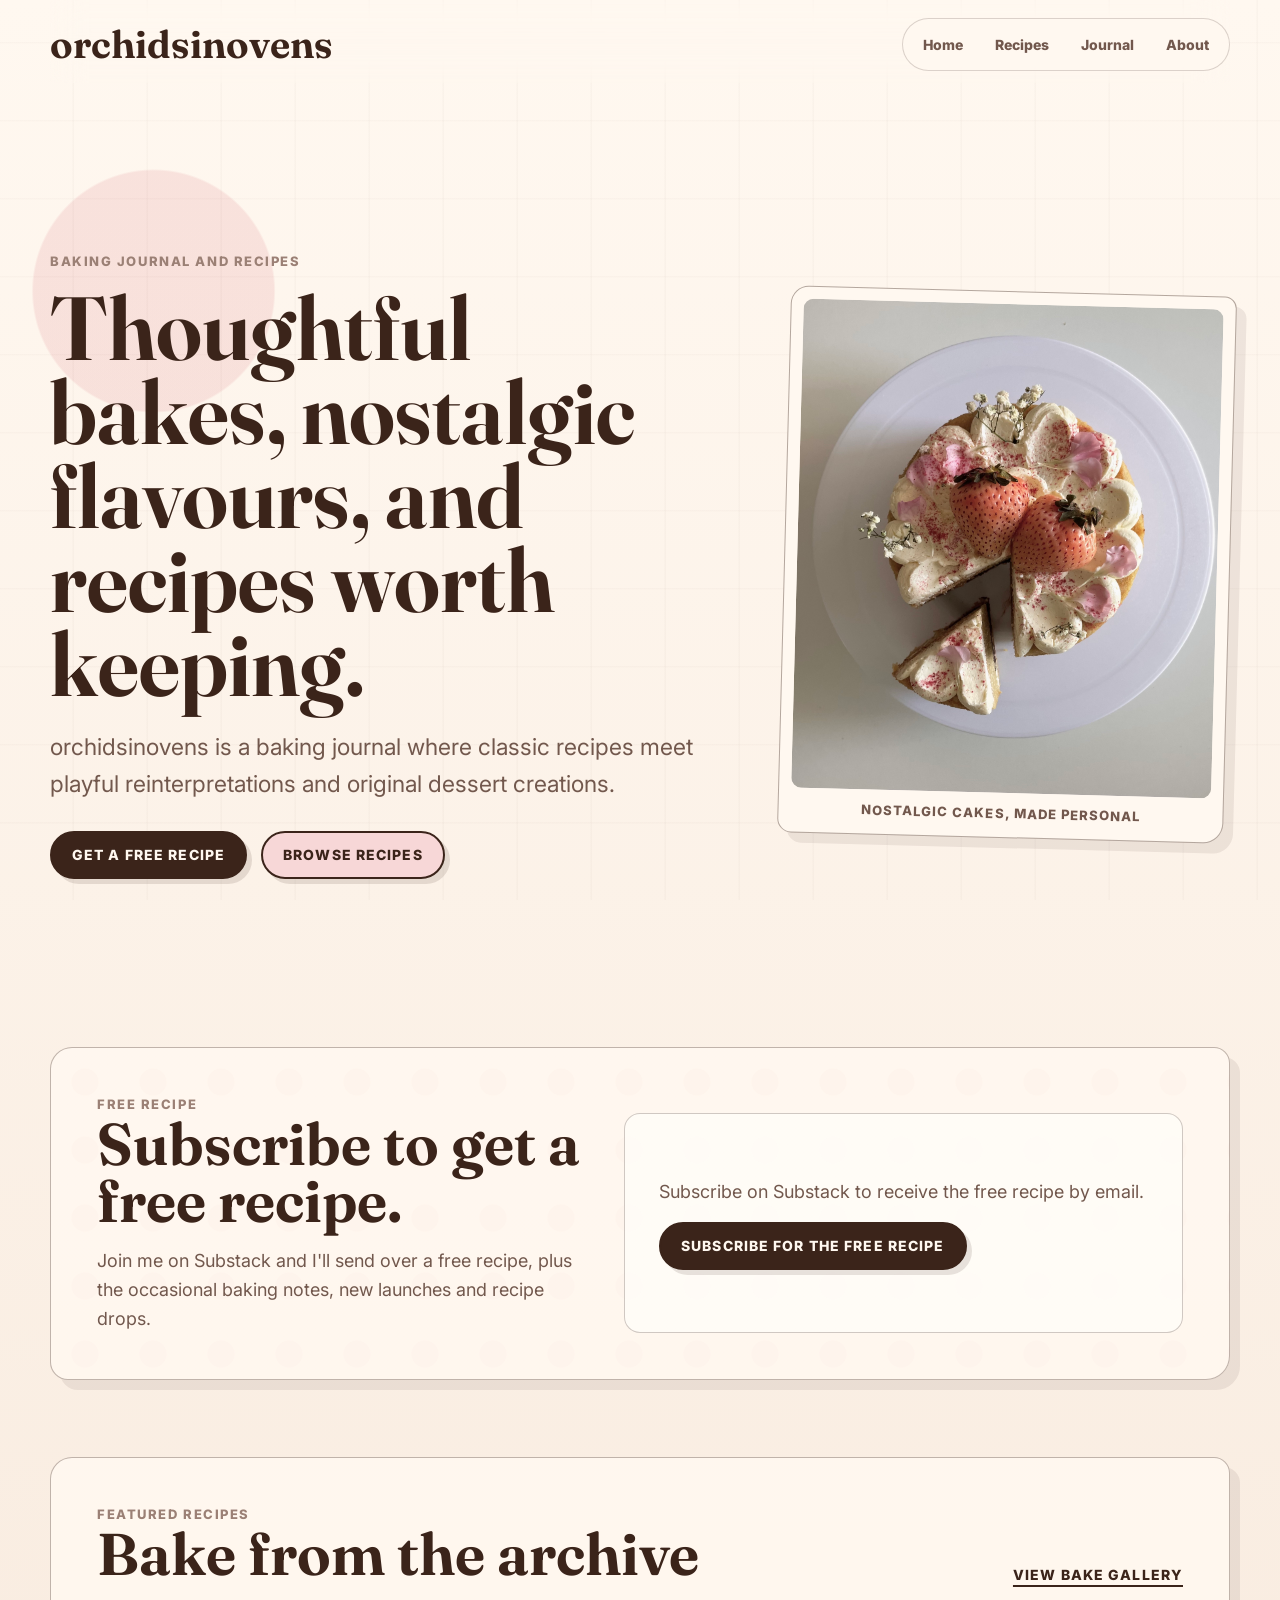
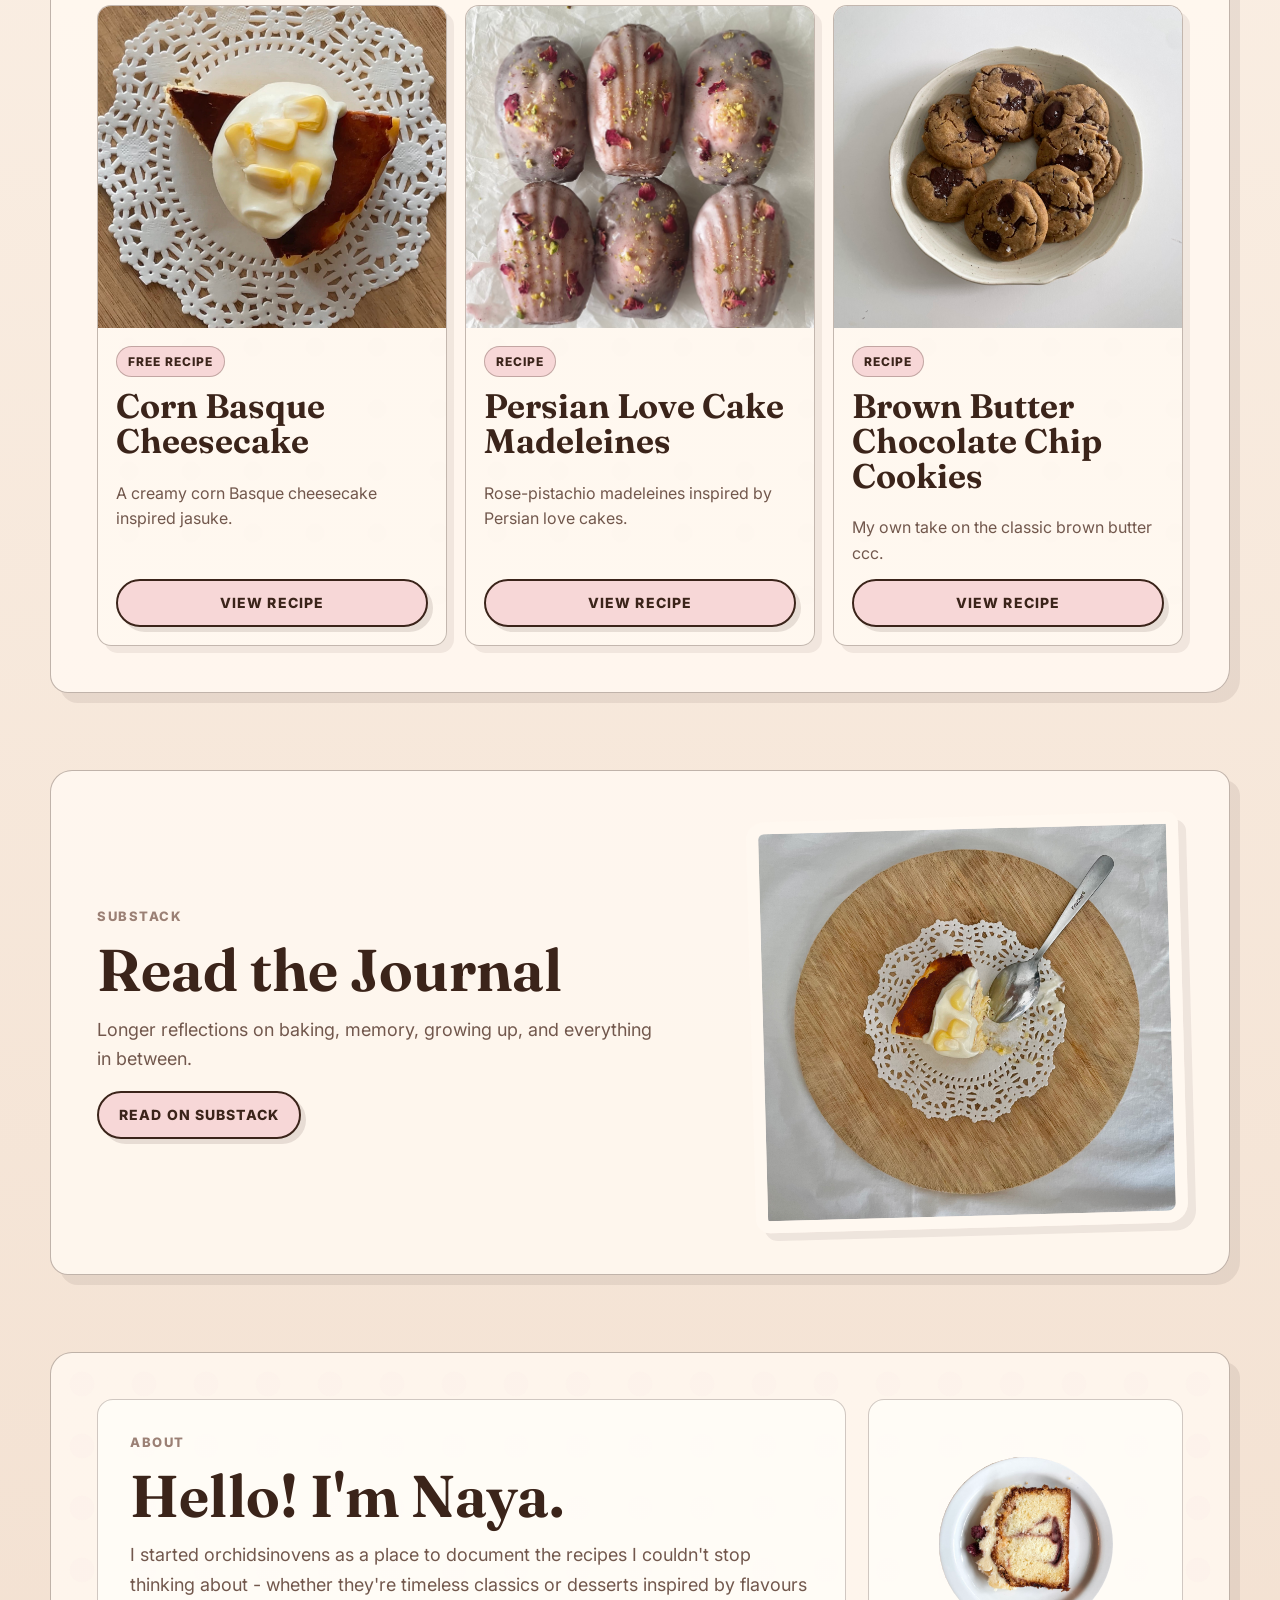
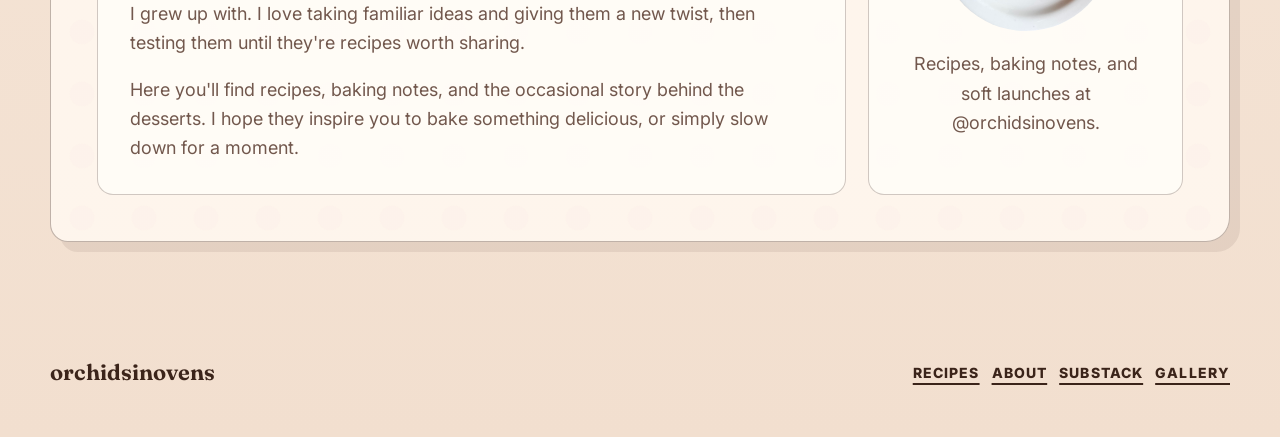
<file: index.html>
<!doctype html>
<html lang="en">
  <head>
    <meta charset="utf-8">
    <meta name="viewport" content="width=device-width, initial-scale=1">
    <title>orchidsinovens | Recipes by Jeslyn Shanaya</title>
    <meta
      name="description"
      content="orchidsinovens is a baking journal where classic recipes meet playful reinterpretations and original dessert creations."
    >
    <link rel="preconnect" href="https://fonts.googleapis.com">
    <link rel="preconnect" href="https://fonts.gstatic.com" crossorigin>
    <link
      href="https://fonts.googleapis.com/css2?family=Fraunces:opsz,wght@9..144,500;9..144,650;9..144,750&family=Inter:wght@400;500;600;700;800&display=swap"
      rel="stylesheet"
    >
    <link rel="stylesheet" href="styles.css">

    <!-- Analytics placeholders: replace these IDs when ready.
      Google Analytics 4: G-DDQW597NQC
      Meta Pixel: 000000000000000
      Microsoft Clarity: CLARITY_PROJECT_ID
    -->
    <script>
      window.orchidsAnalytics = {
        ga4Id: "G-DDQW597NQC",
        metaPixelId: "000000000000000",
        clarityProjectId: "CLARITY_PROJECT_ID"
      };

      if (window.orchidsAnalytics.ga4Id) {
        window.dataLayer = window.dataLayer || [];
        window.gtag = function () {
          window.dataLayer.push(arguments);
        };

        window.gtag("js", new Date());
        window.gtag("config", window.orchidsAnalytics.ga4Id);

        var gaScript = document.createElement("script");
        gaScript.async = true;
        gaScript.src =
          "https://www.googletagmanager.com/gtag/js?id=" +
          encodeURIComponent(window.orchidsAnalytics.ga4Id);
        document.head.appendChild(gaScript);
      }

      window.trackOrchidsEvent = function (eventName, eventLabel) {
        if (window.gtag) {
          window.gtag("event", eventName, { event_label: eventLabel });
        }

        if (window.fbq) {
          window.fbq("trackCustom", eventName, { label: eventLabel });
        }

        if (window.clarity) {
          window.clarity("event", eventName + ":" + eventLabel);
        }

        console.info("Tracked:", eventName, eventLabel);
      };

      document.addEventListener("DOMContentLoaded", function () {
        document.querySelectorAll("[data-track]").forEach(function (element) {
          element.addEventListener("click", function () {
            window.trackOrchidsEvent(
              element.dataset.track,
              element.dataset.trackLabel || element.textContent.trim()
            );
          });
        });
      });
    </script>
  </head>
  <body>
    <div class="page-shell">
      <header class="site-header" aria-label="Site header">
        <a class="brand-mark" href="#home" aria-label="orchidsinovens home">
          orchidsinovens
        </a>
        <nav class="nav-links" aria-label="Primary navigation">
          <a href="#home">Home</a>
          <a href="#recipes">Recipes</a>
          <a href="#journal">Journal</a>
          <a href="#about">About</a>
        </nav>
      </header>

      <main id="home">
        <section class="hero section-band" aria-labelledby="hero-title">
          <div class="hero-copy">
            <p class="eyebrow">Baking journal and recipes</p>
            <h1 id="hero-title">
              Thoughtful bakes, nostalgic flavours, and recipes worth keeping.
            </h1>
            <p class="hero-text">
              orchidsinovens is a baking journal where classic recipes meet
              playful reinterpretations and original dessert creations.
            </p>
            <div class="hero-actions" aria-label="Main actions">
              <a
                class="button-primary"
                href="#free-recipe"
                data-track="email_signup_click"
                data-track-label="Hero free recipe"
              >
                Get a free recipe
              </a>
              <a
                class="button-secondary"
                href="#recipes"
                data-track="browse_recipes_click"
                data-track-label="Hero browse recipes"
              >
                Browse recipes
              </a>
            </div>
          </div>

          <figure class="hero-image">
            <img src="assets/doll-cake.jpeg" alt="Pink doll cake with piped frosting">
            <figcaption>nostalgic cakes, made personal</figcaption>
          </figure>
        </section>

        <section class="signup-panel section-band" id="free-recipe" aria-labelledby="signup-title">
          <div>
            <p class="section-kicker">Free recipe</p>
            <h2 id="signup-title">Subscribe to get a free recipe.</h2>
            <p>
              Join me on Substack and I'll send over a free recipe, plus the
              occasional baking notes, new launches and recipe drops.
            </p>
          </div>
          <div class="substack-cta">
            <p>Subscribe on Substack to receive the free recipe by email.</p>
            <a
              class="button-primary"
              href="https://orchidsinovens.substack.com/subscribe"
              target="_blank"
              rel="noopener noreferrer"
              data-track="email_signup_click"
              data-track-label="Subscribe on Substack for free recipe"
            >
              Subscribe for the free recipe
            </a>
          </div>
        </section>

        <section class="featured section-band" id="recipes" aria-labelledby="recipes-title">
          <div class="section-heading">
            <div>
              <p class="section-kicker">Featured recipes</p>
              <h2 id="recipes-title">Bake from the archive</h2>
            </div>
            <a
              class="text-link"
              href="gallery.html"
              data-track="browse_recipes_click"
              data-track-label="Gallery archive"
            >
              View bake gallery
            </a>
          </div>

          <div class="recipe-grid">
            <article class="recipe-card">
              <img src="assets/corn-basque-hero.jpeg" alt="Corn basque cheesecake with corn topping">
              <div class="recipe-card-body">
                <span class="recipe-label">Free recipe</span>
                <h3>Corn Basque Cheesecake</h3>
                <p>
                  A creamy corn Basque cheesecake inspired jasuke.
                </p>
                <a
                  class="button-secondary"
                  href="https://orchidsinovens.substack.com/p/an-entry-on-liminal-spaces-and-corn"
                  data-track="browse_recipes_click"
                  data-track-label="Corn Basque Cheesecake"
                >
                  View recipe
                </a>
              </div>
            </article>

            <article class="recipe-card">
              <img src="assets/persian-madeleines.jpeg" alt="Madeleines on a plate">
              <div class="recipe-card-body">
                <span class="recipe-label">Recipe</span>
                <h3>Persian Love Cake Madeleines</h3>
                <p>
                  Rose-pistachio madeleines inspired by Persian love cakes.
                </p>
                <a
                  class="button-secondary"
                  href="https://substack.com/@orchidsinovens"
                  data-track="browse_recipes_click"
                  data-track-label="Persian Love Cake Madeleines"
                >
                  View recipe
                </a>
              </div>
            </article>

            <article class="recipe-card">
              <img
                src="assets/brown-butter-chocolate-chip-cookies.jpg"
                alt="Brown butter chocolate chip cookies"
              >
              <div class="recipe-card-body">
                <span class="recipe-label">Recipe</span>
                <h3>Brown Butter Chocolate Chip Cookies</h3>
                <p>
                  My own take on the classic brown butter ccc.
                </p>
                <a
                  class="button-secondary"
                  href="#free-recipe"
                  data-track="browse_recipes_click"
                  data-track-label="Brown Butter Chocolate Chip Cookies"
                >
                  View recipe
                </a>
              </div>
            </article>
          </div>
        </section>

        <section class="journal-panel section-band" id="journal" aria-labelledby="journal-title">
          <div class="journal-copy">
            <p class="section-kicker">Substack</p>
            <h2 id="journal-title">Read the Journal</h2>
            <p>
              Longer reflections on baking, memory, growing up, and everything
              in between.
            </p>
            <a
              class="button-secondary"
              href="https://orchidsinovens.substack.com/"
              data-track="substack_click"
              data-track-label="Read on Substack"
            >
              Read on Substack
            </a>
          </div>
          <img src="assets/corn-basque-recipe.jpeg" alt="Recipe notebook and corn cheesecake">
        </section>

        <section class="about-section section-band" id="about" aria-labelledby="about-title">
          <div class="about-card">
            <p class="section-kicker">About</p>
            <h2 id="about-title">Hello! I'm Naya.</h2>
            <p>
              I started orchidsinovens as a place to document the recipes I
              couldn't stop thinking about - whether they're timeless classics
              or desserts inspired by flavours I grew up with. I love taking
              familiar ideas and giving them a new twist, then testing them
              until they're recipes worth sharing.
            </p>
            <p>
              Here you'll find recipes, baking notes, and the occasional story
              behind the desserts. I hope they inspire you to bake something
              delicious, or simply slow down for a moment.
            </p>
          </div>
          <div class="profile-card">
            <img src="assets/profile.png" alt="Naya profile image">
            <p>Recipes, baking notes, and soft launches at @orchidsinovens.</p>
          </div>
        </section>

      </main>

      <footer class="site-footer">
        <div class="brand-mark footer-mark">orchidsinovens</div>
        <div class="footer-links">
          <a href="#recipes">Recipes</a>
          <a href="#about">About</a>
          <a href="https://orchidsinovens.substack.com/">Substack</a>
          <a href="gallery.html">Gallery</a>
        </div>
      </footer>
    </div>
  </body>
</html>
</file>
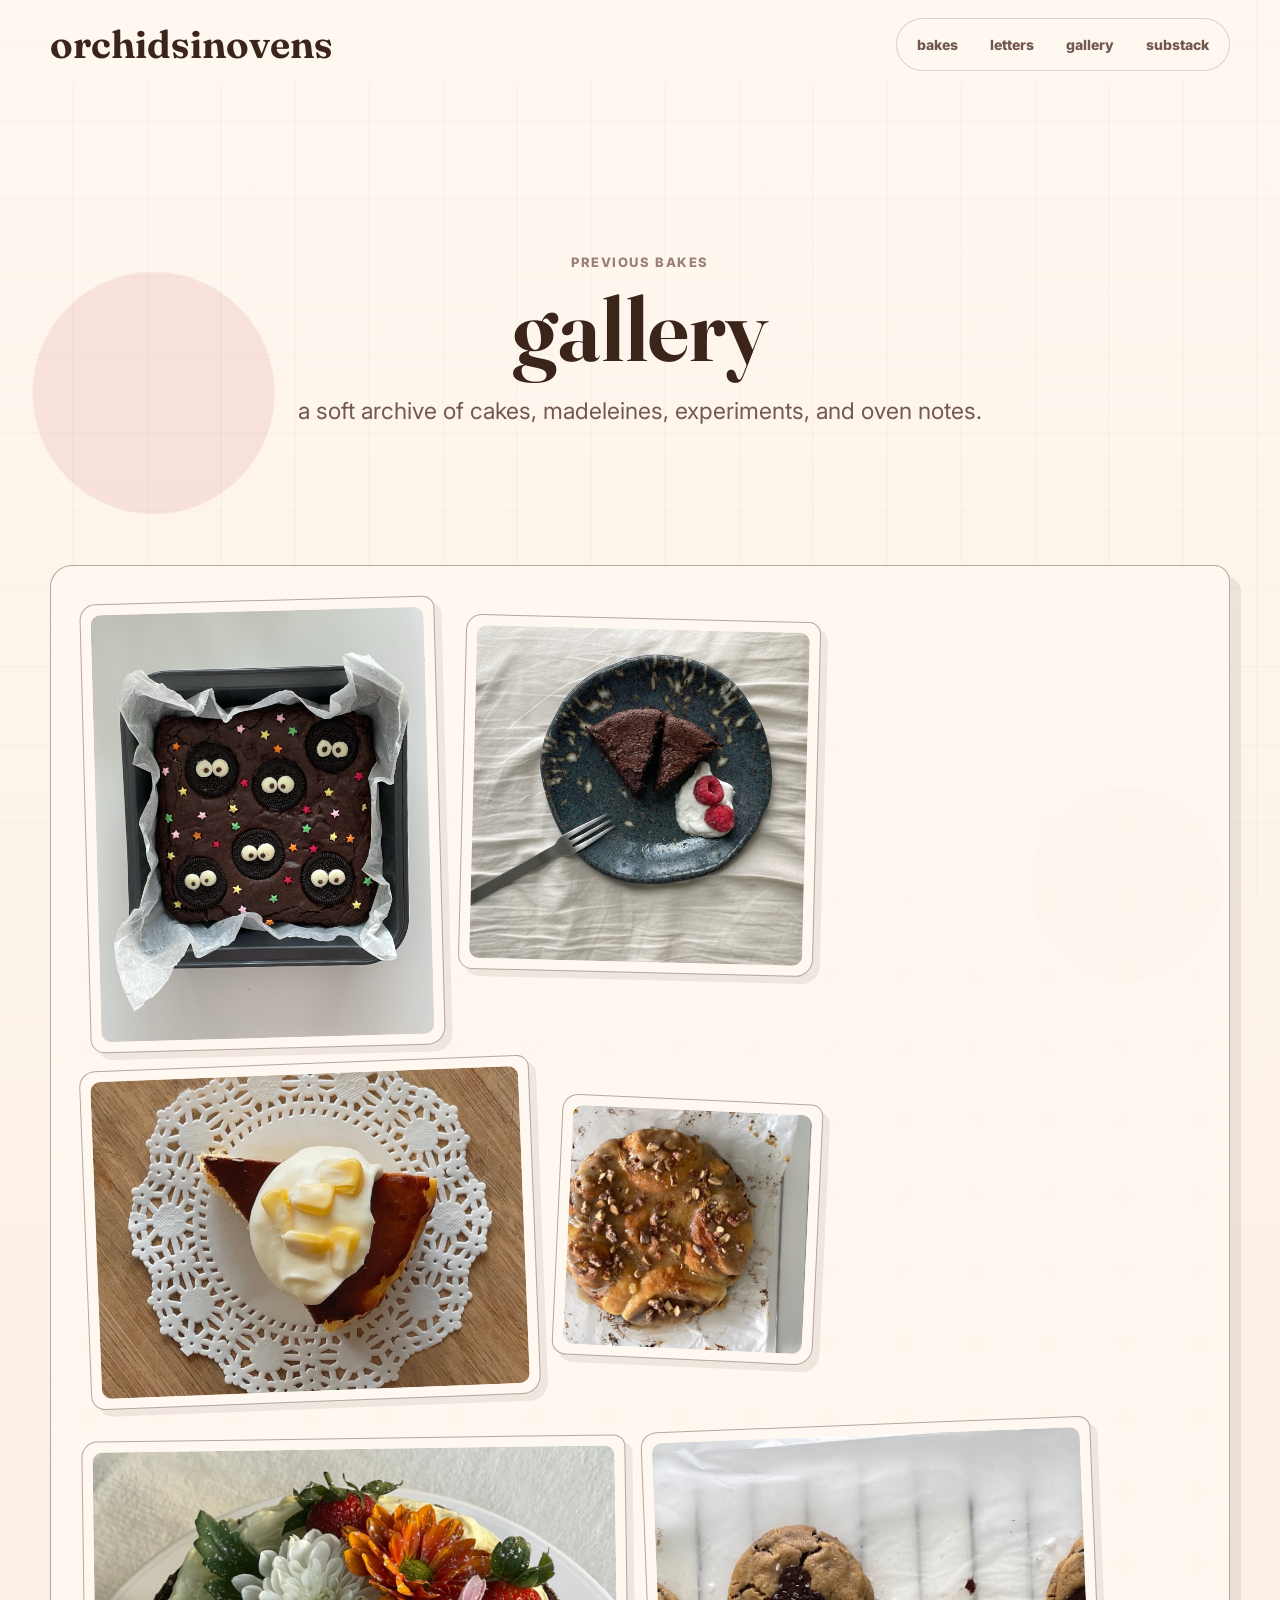
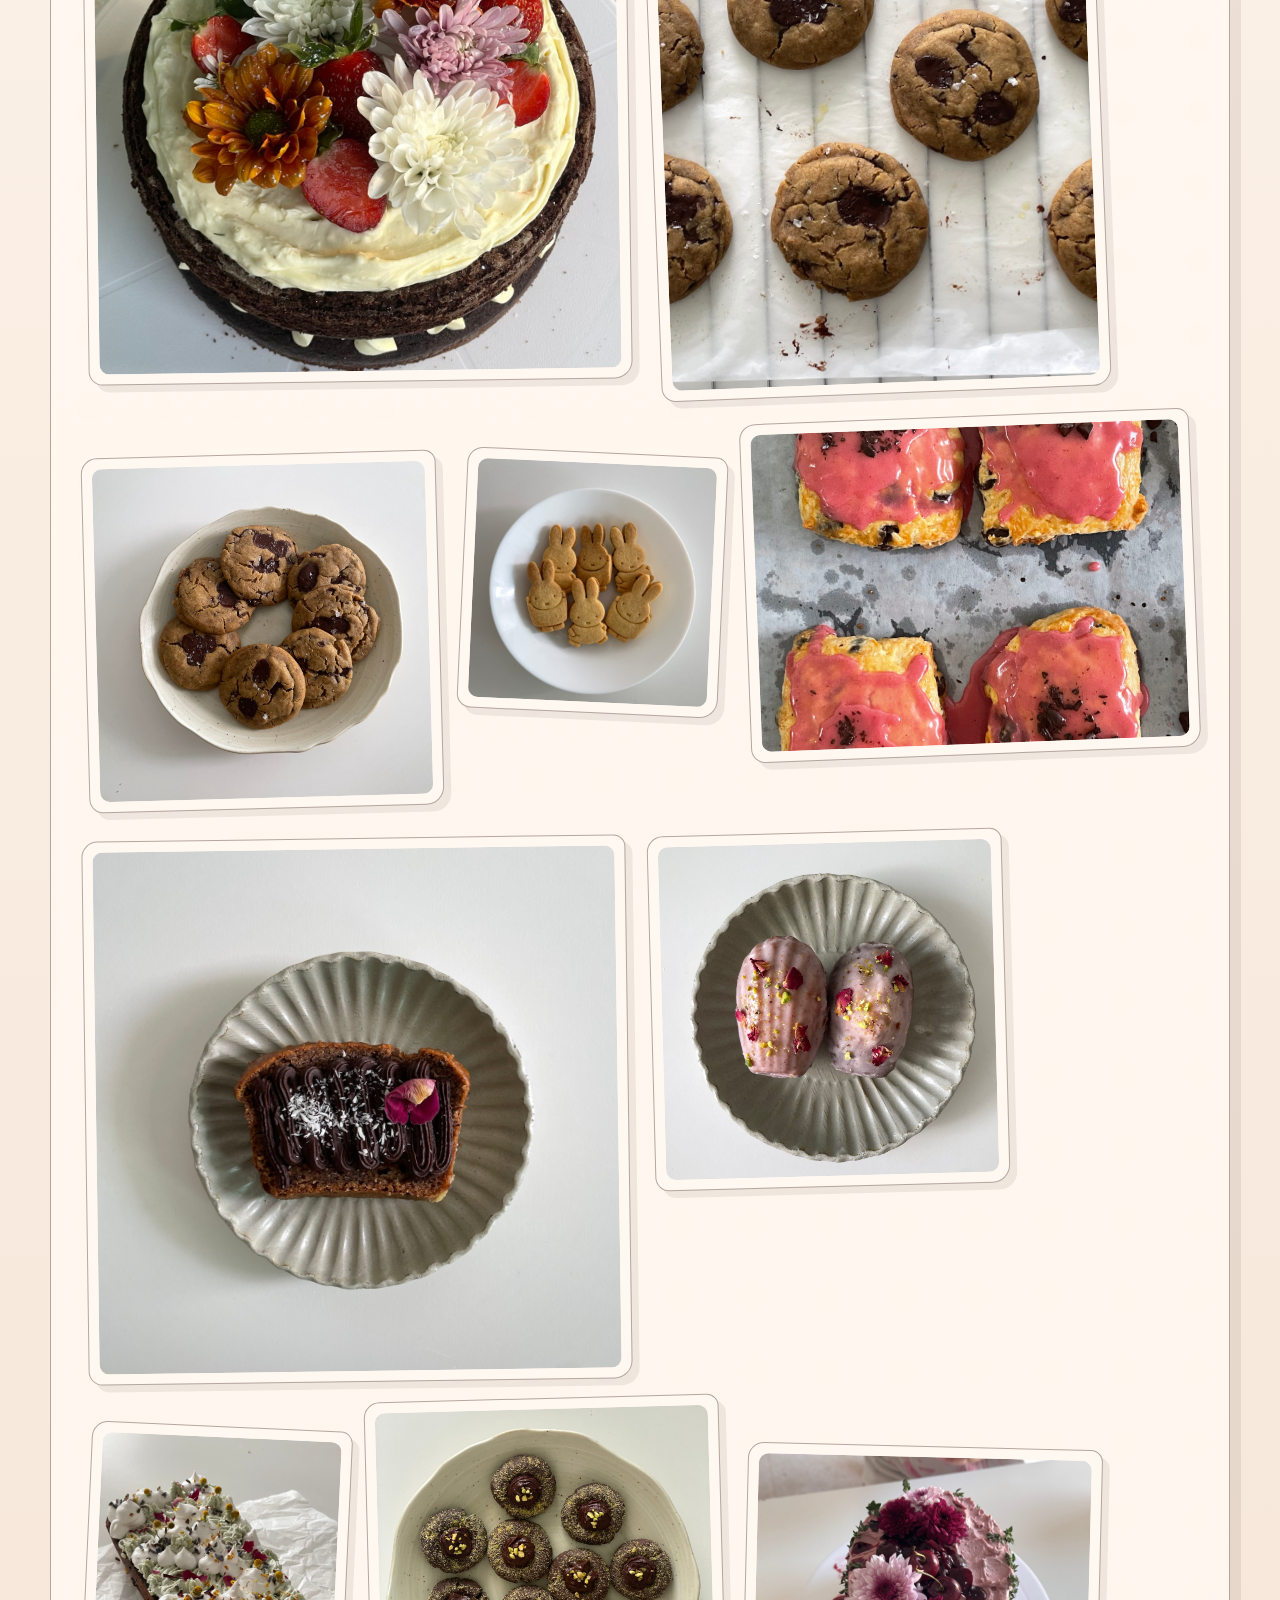
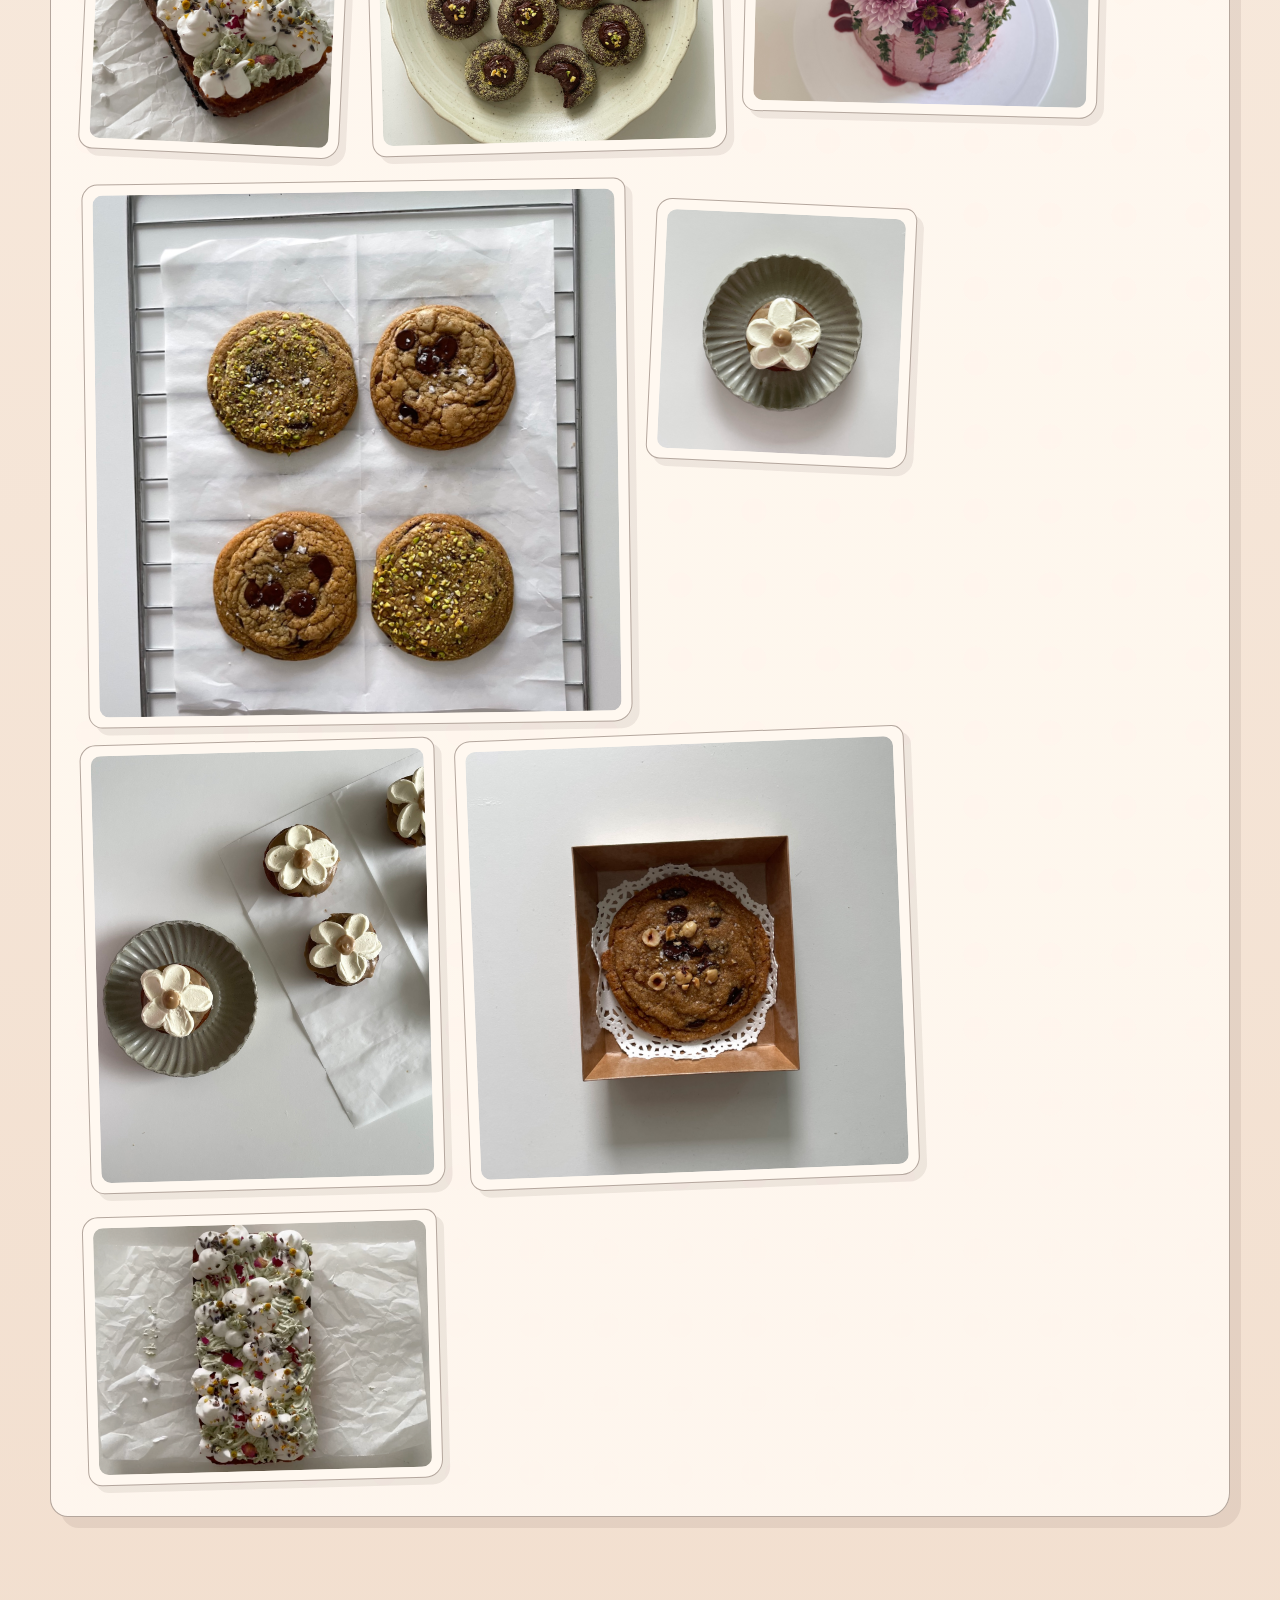
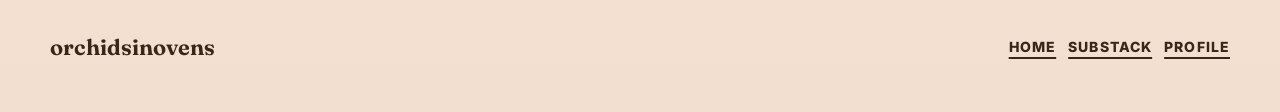
<file: gallery.html>
<!doctype html>
<html lang="en">
  <head>
    <meta charset="utf-8">
    <meta name="viewport" content="width=device-width, initial-scale=1">
    <title>gallery / orchidsinovens</title>
    <meta
      name="description"
      content="A gallery archive of previous orchidsinovens bakes."
    >
    <link rel="preconnect" href="https://fonts.googleapis.com">
    <link rel="preconnect" href="https://fonts.gstatic.com" crossorigin>
    <link
      href="https://fonts.googleapis.com/css2?family=Fraunces:opsz,wght@9..144,500;9..144,650;9..144,750&family=Inter:wght@400;500;600;700&display=swap"
      rel="stylesheet"
    >
    <link rel="stylesheet" href="styles.css">
  </head>
  <body>
    <div class="page-shell">
      <header class="site-header" aria-label="Site header">
        <a class="brand-mark" href="index.html" aria-label="orchidsinovens home">
          orchidsinovens
        </a>
        <nav class="nav-links" aria-label="Primary navigation">
          <a href="index.html#bakes">bakes</a>
          <a href="index.html#letters">letters</a>
          <a href="gallery.html">gallery</a>
          <a href="https://orchidsinovens.substack.com/">substack</a>
        </nav>
      </header>

      <main>
        <section class="gallery-hero section-band" aria-labelledby="gallery-title">
          <p class="eyebrow">previous bakes</p>
          <h1 id="gallery-title">gallery</h1>
          <p class="hero-text">
            a soft archive of cakes, madeleines, experiments, and oven notes.
          </p>
        </section>

        <section class="gallery-board section-band" aria-label="Bake photo gallery">
          <figure class="gallery-card tall">
            <img src="assets/gallery/bake-01.jpg" alt="Previous orchidsinovens bake">
          </figure>
          <figure class="gallery-card">
            <img src="assets/gallery/bake-02.jpg" alt="Previous orchidsinovens bake">
          </figure>
          <figure class="gallery-card wide">
            <img src="assets/gallery/bake-03.jpg" alt="Previous orchidsinovens bake">
          </figure>
          <figure class="gallery-card">
            <img src="assets/gallery/bake-04.jpg" alt="Previous orchidsinovens bake">
          </figure>
          <figure class="gallery-card">
            <img src="assets/gallery/bake-05.jpg" alt="Previous orchidsinovens bake">
          </figure>
          <figure class="gallery-card tall">
            <img src="assets/gallery/bake-06.jpg" alt="Previous orchidsinovens bake">
          </figure>
          <figure class="gallery-card">
            <img src="assets/gallery/bake-07.jpg" alt="Previous orchidsinovens bake">
          </figure>
          <figure class="gallery-card">
            <img src="assets/gallery/bake-08.jpg" alt="Previous orchidsinovens bake">
          </figure>
          <figure class="gallery-card wide">
            <img src="assets/gallery/bake-09.jpg" alt="Previous orchidsinovens bake">
          </figure>
          <figure class="gallery-card">
            <img src="assets/gallery/bake-10.jpg" alt="Previous orchidsinovens bake">
          </figure>
          <figure class="gallery-card">
            <img src="assets/gallery/bake-11.jpg" alt="Previous orchidsinovens bake">
          </figure>
          <figure class="gallery-card tall">
            <img src="assets/gallery/bake-12.jpg" alt="Previous orchidsinovens bake">
          </figure>
          <figure class="gallery-card">
            <img src="assets/gallery/bake-13.jpg" alt="Previous orchidsinovens bake">
          </figure>
          <figure class="gallery-card wide">
            <img src="assets/gallery/bake-14.jpg" alt="Previous orchidsinovens bake">
          </figure>
          <figure class="gallery-card">
            <img src="assets/gallery/bake-15.jpg" alt="Previous orchidsinovens bake">
          </figure>
          <figure class="gallery-card">
            <img src="assets/gallery/bake-16.jpg" alt="Previous orchidsinovens bake">
          </figure>
          <figure class="gallery-card tall">
            <img src="assets/gallery/bake-17.jpg" alt="Previous orchidsinovens bake">
          </figure>
          <figure class="gallery-card">
            <img src="assets/gallery/bake-18.jpg" alt="Previous orchidsinovens bake">
          </figure>
          <figure class="gallery-card wide">
            <img src="assets/gallery/bake-19.png" alt="Previous orchidsinovens bake">
          </figure>
        </section>
      </main>

      <footer class="site-footer">
        <div class="brand-mark footer-mark">orchidsinovens</div>
        <div class="footer-links">
          <a href="index.html">home</a>
          <a href="https://orchidsinovens.substack.com/">substack</a>
          <a href="https://substack.com/@orchidsinovens">profile</a>
        </div>
      </footer>
    </div>
  </body>
</html>
</file>
<file: styles.css>
:root {
  --ink: #3b241a;
  --ink-soft: #72584d;
  --paper: #fff8f0;
  --cream: #f4e4d1;
  --vanilla: #fff1dc;
  --pink: #e8a6a9;
  --pink-soft: #f7d7d7;
  --cocoa: #6a3f31;
  --strawberry: #b8666e;
  --stone: #d6c0ae;
  --gray: #9b8075;
  --shadow: rgba(59, 36, 26, 0.13);
}

* {
  box-sizing: border-box;
}

html {
  scroll-behavior: smooth;
}

body {
  margin: 0;
  color: var(--ink);
  background:
    radial-gradient(circle at 12% 8%, rgba(232, 166, 169, 0.26) 0 120px, transparent 122px),
    radial-gradient(circle at 88% 18%, rgba(106, 63, 49, 0.12) 0 96px, transparent 98px),
    linear-gradient(180deg, #fff8f0 0%, #f2dfcf 100%);
  font-family: Inter, Arial, sans-serif;
  letter-spacing: 0;
}

body::before {
  position: fixed;
  inset: 0;
  z-index: -1;
  pointer-events: none;
  content: "";
  background-image:
    repeating-linear-gradient(90deg, transparent 0 72px, rgba(59, 36, 26, 0.025) 73px 74px),
    repeating-linear-gradient(0deg, transparent 0 76px, rgba(59, 36, 26, 0.02) 77px 78px);
}

a {
  color: inherit;
  text-decoration: none;
}

img {
  display: block;
  max-width: 100%;
}

input,
button {
  font: inherit;
}

.sr-only {
  position: absolute;
  width: 1px;
  height: 1px;
  padding: 0;
  overflow: hidden;
  clip: rect(0, 0, 0, 0);
  white-space: nowrap;
  border: 0;
}

.page-shell {
  width: min(1180px, calc(100% - 32px));
  margin: 0 auto;
}

.site-header {
  position: sticky;
  top: 0;
  z-index: 10;
  display: flex;
  align-items: center;
  justify-content: space-between;
  gap: 20px;
  padding: 18px 0 12px;
  backdrop-filter: blur(16px);
}

.brand-mark {
  color: var(--ink);
  font-family: Fraunces, Georgia, serif;
  font-size: clamp(26px, 3vw, 42px);
  font-weight: 650;
  line-height: 1;
}

.nav-links {
  display: flex;
  align-items: center;
  gap: 6px;
  padding: 7px;
  background: rgba(255, 248, 240, 0.8);
  border: 1px solid rgba(59, 36, 26, 0.18);
  border-radius: 999px;
}

.nav-links a {
  padding: 10px 13px;
  border-radius: 999px;
  color: var(--ink-soft);
  font-size: 14px;
  font-weight: 800;
}

.nav-links a:hover {
  background: var(--pink-soft);
  color: var(--ink);
}

.section-band {
  margin: clamp(28px, 6vw, 78px) 0;
}

.eyebrow,
.section-kicker {
  margin: 0 0 14px;
  color: var(--gray);
  font-size: 13px;
  font-weight: 800;
  letter-spacing: 0.12em;
  text-transform: uppercase;
}

h1,
h2,
h3,
p {
  margin-top: 0;
}

h1,
h2,
h3 {
  font-family: Fraunces, Georgia, serif;
  font-weight: 650;
}

h1 {
  max-width: 850px;
  margin-bottom: 22px;
  font-size: clamp(48px, 7vw, 92px);
  line-height: 0.94;
}

h2 {
  margin-bottom: 16px;
  font-size: clamp(34px, 4.6vw, 62px);
  line-height: 0.98;
}

h3 {
  margin-bottom: 10px;
  font-size: clamp(25px, 3vw, 34px);
  line-height: 1.02;
}

p {
  color: var(--ink-soft);
  font-size: 18px;
  line-height: 1.62;
}

.hero {
  display: grid;
  grid-template-columns: minmax(0, 1.08fr) minmax(320px, 0.72fr);
  gap: clamp(28px, 5vw, 72px);
  align-items: center;
  min-height: calc(100vh - 90px);
  padding: clamp(24px, 5vw, 70px) 0;
}

.hero-copy {
  max-width: 880px;
}

.hero-text {
  max-width: 690px;
  margin-bottom: 28px;
  font-size: clamp(18px, 2vw, 23px);
}

.hero-actions {
  display: flex;
  flex-wrap: wrap;
  gap: 14px;
}

.button-primary,
.button-secondary {
  display: inline-flex;
  align-items: center;
  justify-content: center;
  min-height: 48px;
  padding: 12px 20px;
  border: 2px solid var(--ink);
  border-radius: 999px;
  cursor: pointer;
  font-size: 14px;
  font-weight: 800;
  line-height: 1.1;
  letter-spacing: 0.08em;
  text-transform: uppercase;
  box-shadow: 5px 5px 0 rgba(59, 36, 26, 0.12);
  transition:
    transform 160ms ease,
    box-shadow 160ms ease;
}

.button-primary {
  color: var(--paper);
  background: var(--ink);
}

.button-secondary {
  color: var(--ink);
  background: var(--pink-soft);
}

.button-primary:hover,
.button-secondary:hover {
  transform: translate(2px, 2px);
  box-shadow: 3px 3px 0 rgba(59, 36, 26, 0.12);
}

.text-link {
  color: var(--ink);
  font-size: 14px;
  font-weight: 800;
  letter-spacing: 0.08em;
  text-transform: uppercase;
  text-decoration: underline;
  text-decoration-thickness: 2px;
  text-underline-offset: 5px;
}

.hero-image {
  margin: 0;
  padding: 12px 12px 16px;
  background: var(--paper);
  border: 1px solid rgba(59, 36, 26, 0.38);
  border-radius: 18px 12px 20px 14px;
  box-shadow: 10px 10px 0 rgba(59, 36, 26, 0.08);
  transform: rotate(1.5deg);
}

.hero-image img {
  width: 100%;
  aspect-ratio: 0.86;
  object-fit: cover;
  border-radius: 10px;
}

.hero-image figcaption {
  padding-top: 12px;
  color: var(--ink-soft);
  font-size: 13px;
  font-weight: 800;
  letter-spacing: 0.08em;
  text-align: center;
  text-transform: uppercase;
}

.signup-panel,
.journal-panel,
.about-section,
.featured {
  padding: clamp(24px, 4vw, 46px);
  background: rgba(255, 248, 240, 0.9);
  border: 1px solid rgba(59, 36, 26, 0.32);
  border-radius: 22px 16px 24px 18px;
  box-shadow: 10px 10px 0 rgba(59, 36, 26, 0.08);
}

.signup-panel {
  display: grid;
  grid-template-columns: minmax(0, 0.9fr) minmax(320px, 1fr);
  gap: 24px;
  align-items: end;
  background:
    linear-gradient(rgba(255, 248, 240, 0.86), rgba(255, 248, 240, 0.86)),
    radial-gradient(circle, rgba(232, 166, 169, 0.34) 0 13px, transparent 14px);
  background-size: auto, 68px 68px;
}

.signup-panel p {
  max-width: 520px;
  margin-bottom: 0;
}

.substack-cta {
  display: grid;
  align-content: center;
  justify-items: start;
  gap: 16px;
  min-height: 220px;
  padding: clamp(22px, 4vw, 34px);
  background: rgba(255, 253, 248, 0.82);
  border: 1px solid rgba(59, 36, 26, 0.24);
  border-radius: 16px;
}

.substack-cta p {
  margin-bottom: 0;
}

.section-heading {
  display: flex;
  align-items: end;
  justify-content: space-between;
  gap: 24px;
  margin-bottom: 22px;
}

.section-heading h2,
.section-heading p {
  margin-bottom: 0;
}

.recipe-grid {
  display: grid;
  grid-template-columns: repeat(3, minmax(0, 1fr));
  gap: 18px;
}

.recipe-card {
  display: grid;
  grid-template-rows: auto 1fr;
  background:
    linear-gradient(rgba(255, 248, 240, 0.9), rgba(255, 248, 240, 0.9)),
    radial-gradient(circle, rgba(232, 166, 169, 0.18) 0 9px, transparent 10px);
  background-size: auto, 62px 62px;
  border: 1px solid rgba(59, 36, 26, 0.3);
  border-radius: 14px;
  box-shadow: 7px 7px 0 rgba(59, 36, 26, 0.07);
  overflow: hidden;
}

.recipe-card img {
  width: 100%;
  aspect-ratio: 1.08;
  object-fit: cover;
}

.recipe-card-body {
  display: grid;
  grid-template-rows: auto auto 1fr auto;
  align-content: start;
  gap: 12px;
  padding: 18px;
}

.recipe-card-body .button-secondary {
  margin-top: auto;
}

.recipe-card-body p {
  margin-bottom: 0;
  font-size: 16px;
}

.recipe-label {
  display: inline-flex;
  width: fit-content;
  padding: 7px 11px;
  color: var(--ink);
  background: var(--pink-soft);
  border: 1px solid rgba(59, 36, 26, 0.28);
  border-radius: 999px;
  font-size: 12px;
  font-weight: 800;
  letter-spacing: 0.08em;
  text-transform: uppercase;
}

.journal-panel {
  display: grid;
  grid-template-columns: minmax(0, 0.9fr) minmax(280px, 0.62fr);
  gap: 28px;
  align-items: center;
}

.journal-copy p:not(.section-kicker) {
  max-width: 560px;
}

.journal-panel img {
  width: 100%;
  aspect-ratio: 1.05;
  object-fit: cover;
  border: 12px solid var(--paper);
  border-radius: 18px 12px 20px 14px;
  box-shadow: 8px 8px 0 rgba(59, 36, 26, 0.08);
  transform: rotate(-1.5deg);
}

.about-section {
  display: grid;
  grid-template-columns: minmax(0, 1fr) minmax(260px, 0.42fr);
  gap: 22px;
  background:
    linear-gradient(rgba(255, 248, 240, 0.86), rgba(255, 248, 240, 0.86)),
    radial-gradient(circle, rgba(232, 166, 169, 0.28) 0 12px, transparent 13px);
  background-size: auto, 62px 62px;
}

.about-card,
.profile-card {
  padding: clamp(20px, 3vw, 32px);
  background: rgba(255, 253, 248, 0.84);
  border: 1px solid rgba(59, 36, 26, 0.24);
  border-radius: 16px;
}

.about-card p:last-child,
.profile-card p:last-child {
  margin-bottom: 0;
}

.profile-card {
  display: grid;
  justify-items: center;
  align-content: center;
  text-align: center;
}

.profile-card img {
  width: min(190px, 70%);
  aspect-ratio: 1;
  margin-bottom: 18px;
  object-fit: cover;
  border-radius: 50%;
}

.site-footer {
  display: flex;
  align-items: center;
  justify-content: space-between;
  gap: 20px;
  padding: 42px 0 54px;
}

.footer-mark {
  font-size: 22px;
}

.footer-links {
  display: flex;
  flex-wrap: wrap;
  gap: 12px;
}

.footer-links a {
  font-size: 14px;
  font-weight: 800;
  letter-spacing: 0.08em;
  text-transform: uppercase;
  text-decoration: underline;
  text-decoration-thickness: 2px;
  text-underline-offset: 5px;
}

.gallery-hero {
  display: grid;
  justify-items: center;
  padding: clamp(38px, 8vw, 92px) 0 clamp(18px, 3vw, 30px);
  text-align: center;
}

.gallery-hero .hero-text {
  margin-inline: auto;
}

.gallery-board {
  display: grid;
  grid-template-columns: repeat(12, minmax(0, 1fr));
  align-items: start;
  gap: clamp(12px, 2vw, 22px);
  padding: clamp(18px, 3vw, 34px);
  background:
    linear-gradient(rgba(255, 248, 240, 0.9), rgba(255, 248, 240, 0.9)),
    radial-gradient(circle, rgba(232, 166, 169, 0.22) 0 12px, transparent 13px);
  background-size: auto, 74px 74px;
  border: 1px solid rgba(59, 36, 26, 0.38);
  border-radius: 22px 16px 24px 18px;
  box-shadow: 11px 11px 0 rgba(59, 36, 26, 0.08);
}

.gallery-card {
  grid-column: span 4;
  margin: 0;
  padding: 10px;
  background: var(--paper);
  border: 1px solid rgba(59, 36, 26, 0.38);
  border-radius: 16px 12px 18px 14px;
  box-shadow: 7px 7px 0 rgba(59, 36, 26, 0.08);
  transform: rotate(-1.5deg);
}

.gallery-card:nth-child(2n) {
  transform: translateY(18px) rotate(1.4deg);
}

.gallery-card:nth-child(3n) {
  grid-column: span 5;
  transform: translateY(-8px) rotate(-2.2deg);
}

.gallery-card:nth-child(4n) {
  grid-column: span 3;
  transform: translateY(28px) rotate(2.6deg);
}

.gallery-card:nth-child(5n) {
  grid-column: span 6;
  transform: translateY(6px) rotate(-0.8deg);
}

.gallery-card:nth-child(7n) {
  margin-top: 30px;
}

.gallery-card img {
  width: 100%;
  aspect-ratio: 1;
  object-fit: cover;
  border-radius: 10px;
}

.gallery-card.wide img {
  aspect-ratio: 1.35;
}

.gallery-card.tall img {
  aspect-ratio: 0.78;
}

@media (max-width: 940px) {
  .site-header {
    position: static;
    flex-direction: column;
    align-items: stretch;
  }

  .brand-mark {
    text-align: center;
  }

  .nav-links {
    justify-content: center;
    overflow-x: auto;
  }

  .hero,
  .signup-panel,
  .journal-panel,
  .about-section {
    grid-template-columns: 1fr;
  }

  .hero {
    min-height: auto;
  }

  .hero-image {
    width: min(520px, 100%);
    margin-inline: auto;
  }

  .recipe-grid {
    grid-template-columns: 1fr;
  }

  .gallery-board {
    grid-template-columns: repeat(6, minmax(0, 1fr));
  }

  .gallery-card,
  .gallery-card:nth-child(2n),
  .gallery-card:nth-child(3n),
  .gallery-card:nth-child(4n),
  .gallery-card:nth-child(5n) {
    grid-column: span 3;
  }
}

@media (max-width: 640px) {
  .page-shell {
    width: min(100% - 20px, 1180px);
  }

  .nav-links {
    justify-content: flex-start;
  }

  .nav-links a {
    flex: 0 0 auto;
  }

  h1 {
    font-size: 48px;
  }

  .hero-actions,
  .section-heading,
  .site-footer {
    flex-direction: column;
    align-items: stretch;
  }

  .button-primary,
  .button-secondary {
    width: 100%;
  }

  .footer-links {
    justify-content: center;
  }

  .gallery-board {
    grid-template-columns: 1fr;
    padding: 16px;
  }

  .gallery-card,
  .gallery-card:nth-child(2n),
  .gallery-card:nth-child(3n),
  .gallery-card:nth-child(4n),
  .gallery-card:nth-child(5n) {
    grid-column: 1;
    margin-top: 0;
    transform: rotate(-0.7deg);
  }

  .gallery-card:nth-child(2n) {
    transform: rotate(0.8deg);
  }
}
</file>
